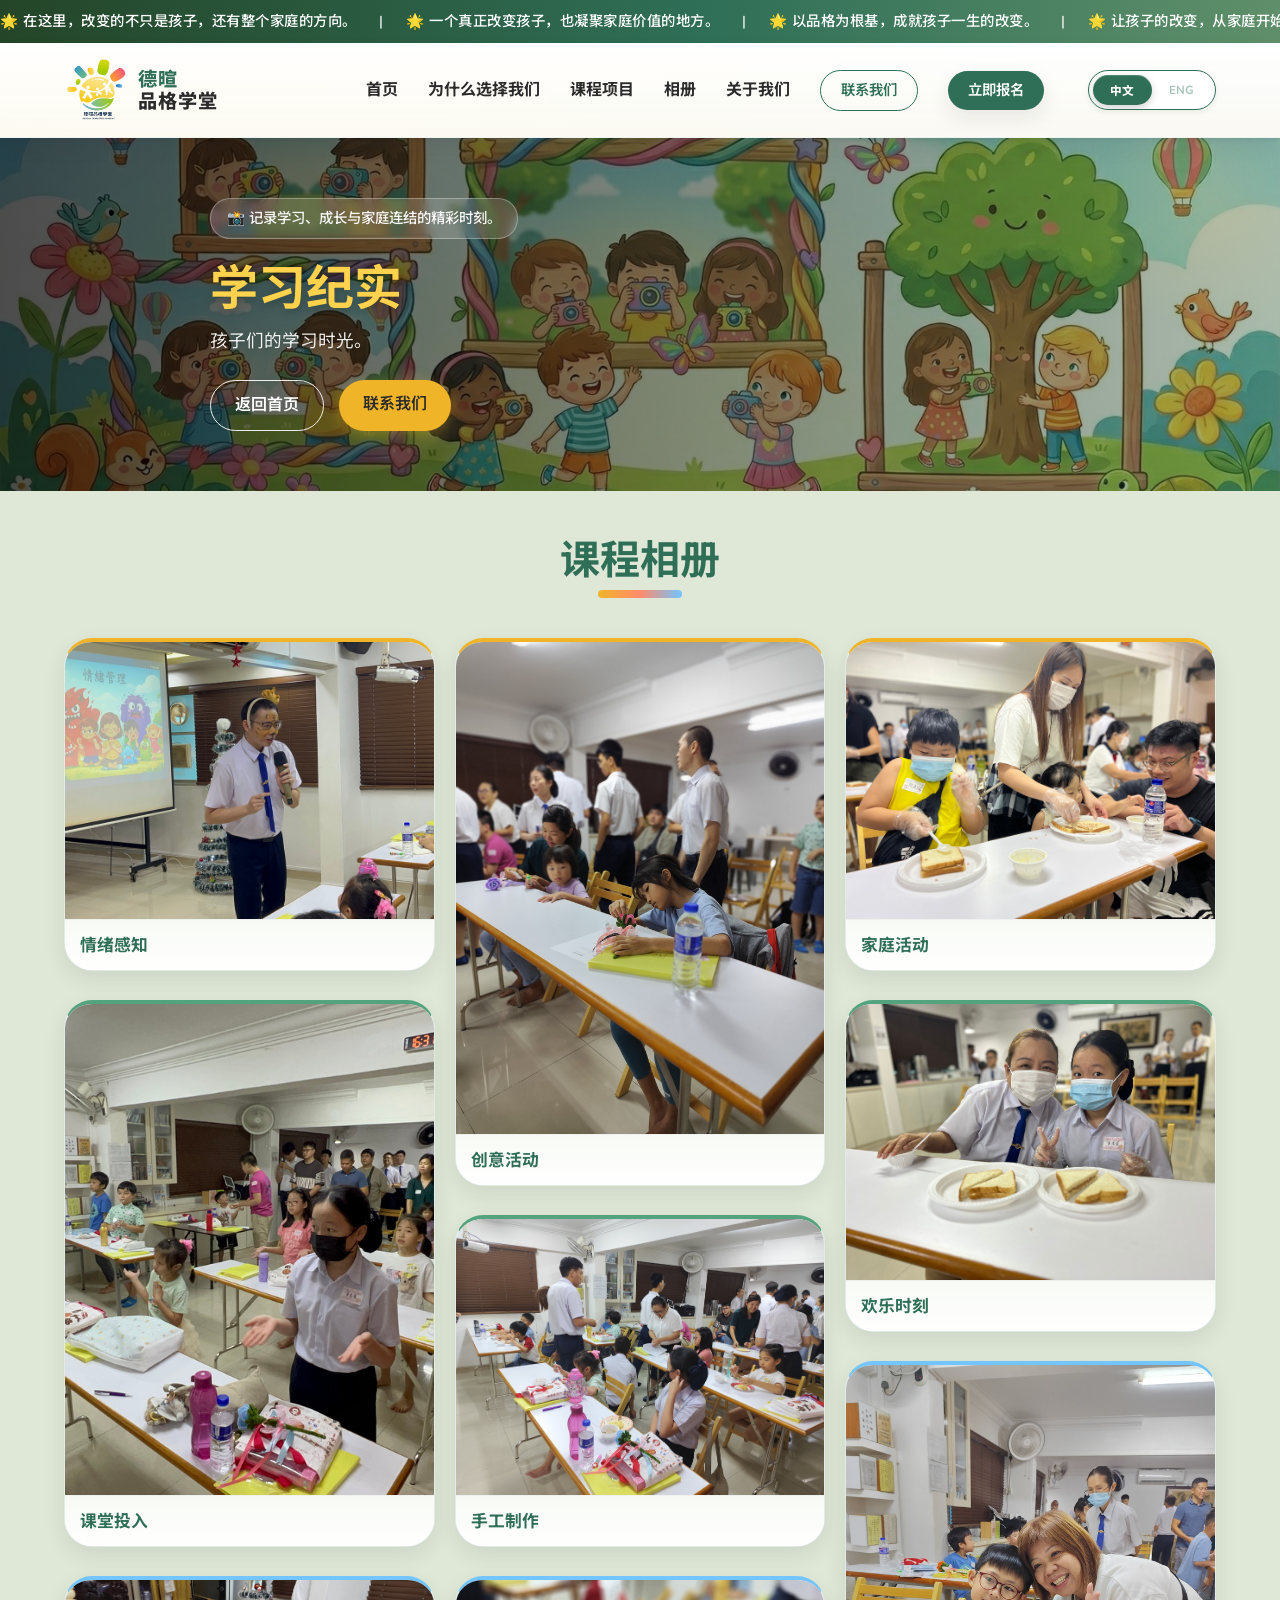
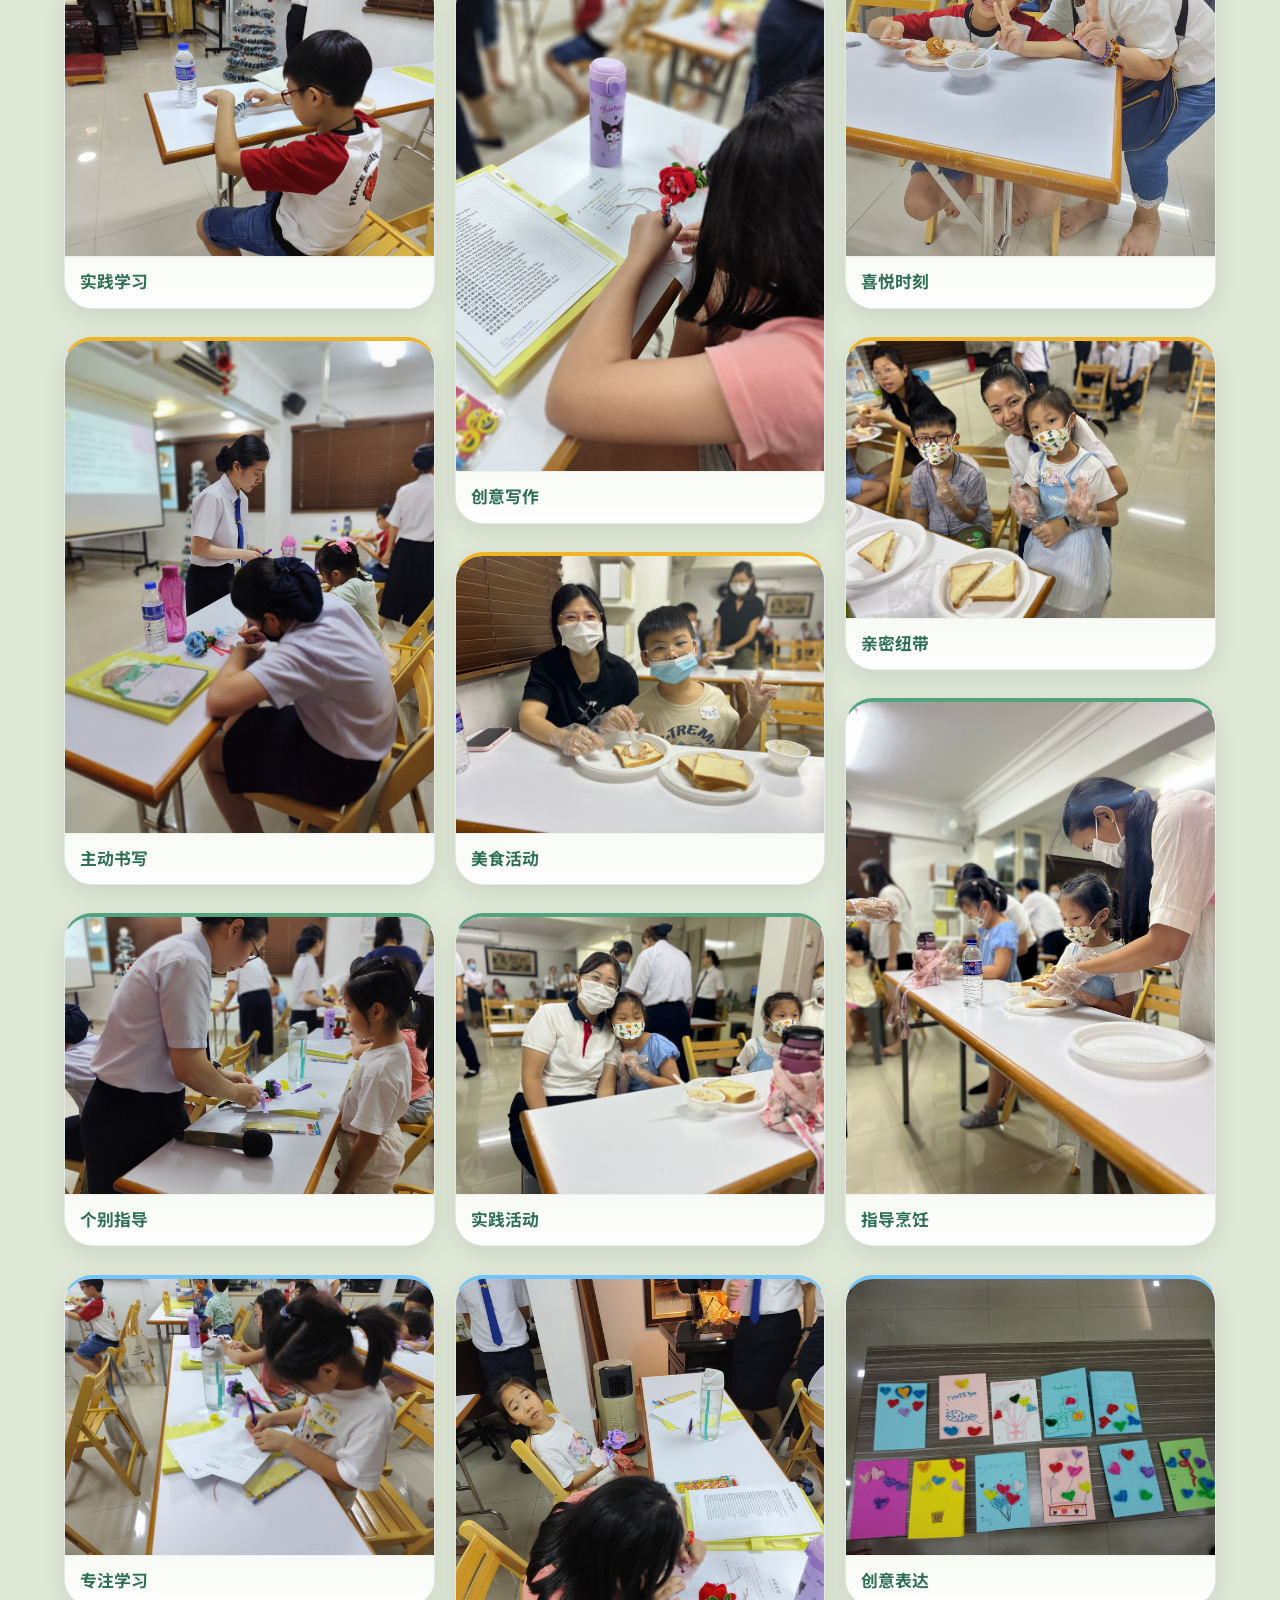
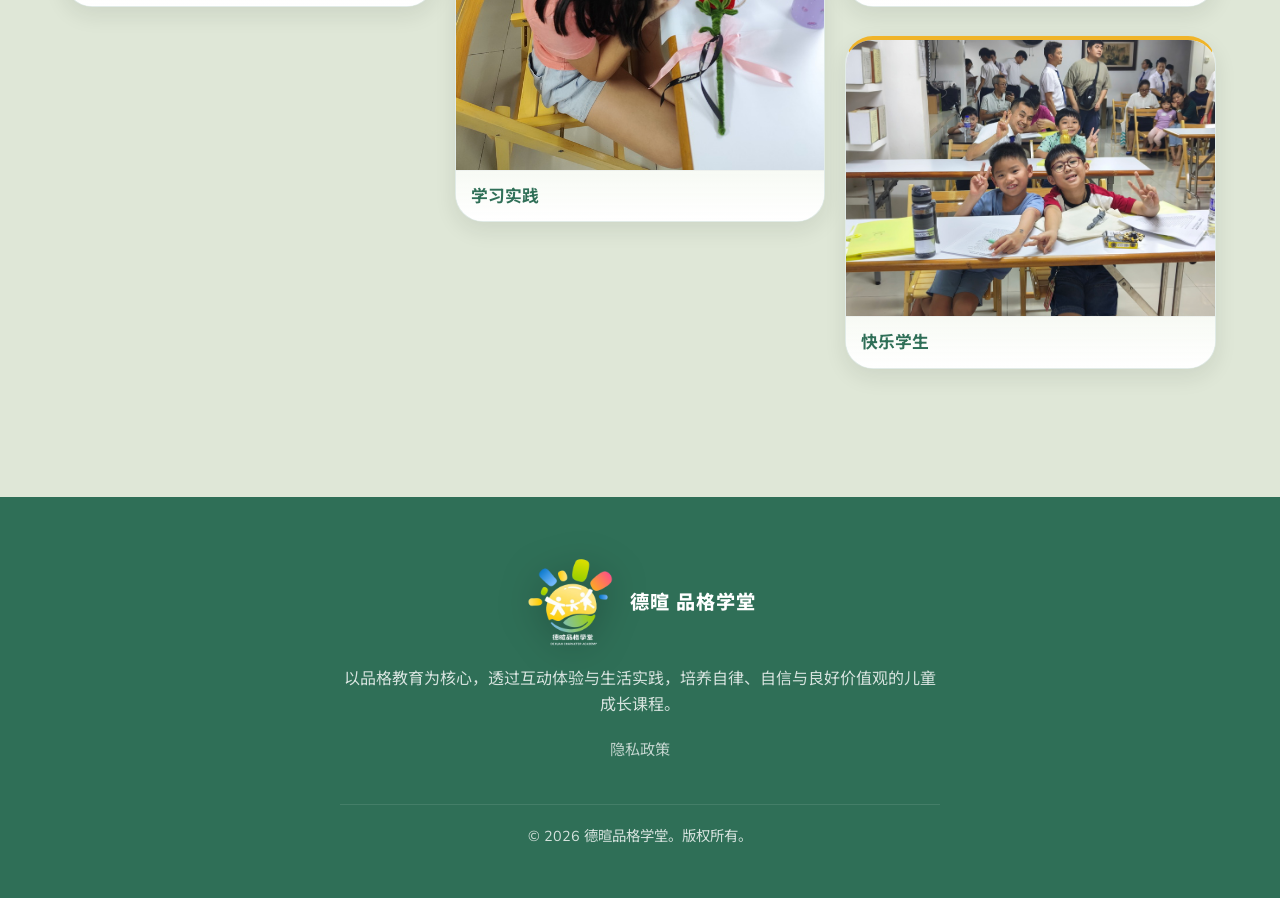
<file: gallery.html>
<!DOCTYPE html>
<html lang="en">

<head>
    <meta charset="UTF-8">
    <meta name="viewport" content="width=device-width, initial-scale=1.0">
    <meta name="description"
        content="Gallery - Dexuan Children’s Development Programme. Moments of learning, growth, and family connection.">
    <title>Gallery | DEXUAN Character Development</title>
    <!-- Google Fonts -->
    <link rel="preconnect" href="https://fonts.googleapis.com">
    <link rel="preconnect" href="https://fonts.gstatic.com" crossorigin>
    <link
        href="https://fonts.googleapis.com/css2?family=Fredoka:wght@400;500;600;700&family=Nunito:wght@400;500;600;700;800&family=Noto+Sans+SC:wght@400;500;700&display=swap"
        rel="stylesheet">
    <!-- Font Awesome -->
    <link rel="stylesheet" href="https://cdnjs.cloudflare.com/ajax/libs/font-awesome/6.4.0/css/all.min.css">
    <link rel="icon" type="image/png" href="assets/Dexuan_logo.png">
    <!-- Custom CSS -->
    <link rel="stylesheet" href="style.css">
</head>

<body data-page="gallery">
    <div id="site-header"></div>

    <header class="page-hero page-hero-gallery">
        <div class="container hero-content reveal fade-bottom">
            <div class="tagline page-hero-tagline" data-translate="gallery_tagline">📸 Moments of learning,
                growth, and family connection.
            </div>
            <h1 class="page-title page-hero-title" data-translate="gallery_title">Gallery</h1>
            <p class="page-subtitle page-hero-subtitle" data-translate="gallery_subtitle">
                A glimpse into our sessions and activities.
            </p>
            <div class="hero-buttons">
                <a href="index.html#home" class="btn btn-outline-light" data-translate="gallery_btn_home"
                    data-gallery-return-home>Return Home</a>
                <a href="index.html#contact" class="btn btn-accent" data-translate="btn_enrol_now">Contact
                    Us</a>
            </div>
        </div>
    </header>

    <section id="gallery" class="gallery-section section-padding bg-light">
        <div class="container">
            <div class="section-header reveal fade-bottom">
                <h2 class="section-title" data-translate="gallery_section_title">Our Gallery</h2>
            </div>

            <div class="gallery-grid">

                <figure class="gallery-card reveal fade-bottom">
                    <img src="assets/gallery/s.img1.JPG" class="gallery-media gallery-media--landscape"
                        alt="Landscape 1" loading="lazy">
                    <figcaption class="gallery-caption">
                        <h4 data-translate="gal_title_1">Emotional Awareness</h4>
                    </figcaption>
                </figure>

                <figure class="gallery-card reveal fade-bottom delay-1">
                    <img src="assets/gallery/s.img2.JPG" class="gallery-media gallery-media--portrait" alt="Portrait 1"
                        loading="lazy">
                    <figcaption class="gallery-caption">
                        <h4 data-translate="gal_title_2">Class Engagement</h4>
                    </figcaption>
                </figure>

                <figure class="gallery-card reveal fade-bottom delay-2">
                    <img src="assets/gallery/s.img3.jpg" class="gallery-media gallery-media--landscape"
                        alt="Landscape 2" loading="lazy">
                    <figcaption class="gallery-caption">
                        <h4 data-translate="gal_title_3">Hand On Learning</h4>
                    </figcaption>
                </figure>

                <figure class="gallery-card reveal fade-bottom">
                    <img src="assets/gallery/s.img_potrait1.jpg" class="gallery-media gallery-media--portrait"
                        alt="Portrait 2" loading="lazy">
                    <figcaption class="gallery-caption">
                        <h4 data-translate="gal_title_4">Active Writing</h4>
                    </figcaption>
                </figure>

                <figure class="gallery-card reveal fade-bottom delay-1">
                    <img src="assets/gallery/s.img_potrait2.jpg" class="gallery-media gallery-media--landscape"
                        alt="Landscape 3" loading="lazy">
                    <figcaption class="gallery-caption">
                        <h4 data-translate="gal_title_5">Individual Guidance</h4>
                    </figcaption>
                </figure>

                <figure class="gallery-card reveal fade-bottom delay-2">
                    <img src="assets/gallery/s.img4.jpg" class="gallery-media gallery-media--landscape"
                        alt="Landscape 4" loading="lazy">
                    <figcaption class="gallery-caption">
                        <h4 data-translate="gal_title_6">Focused Learning</h4>
                    </figcaption>
                </figure>

                <figure class="gallery-card reveal fade-bottom">
                    <img src="assets/gallery/s.img_potrait3.jpg" class="gallery-media gallery-media--portrait"
                        alt="Portrait 3" loading="lazy">
                    <figcaption class="gallery-caption">
                        <h4 data-translate="gal_title_7">Creative Activity</h4>
                    </figcaption>
                </figure>

                <figure class="gallery-card reveal fade-bottom delay-1">
                    <img src="assets/gallery/s.img5.jpg" class="gallery-media gallery-media--landscape"
                        alt="Landscape 5" loading="lazy">
                    <figcaption class="gallery-caption">
                        <h4 data-translate="gal_title_8">Hand On Craft</h4>
                    </figcaption>
                </figure>

                <figure class="gallery-card reveal fade-bottom delay-2">
                    <img src="assets/gallery/s.img_potrait4.jpg" class="gallery-media gallery-media--portrait"
                        alt="Portrait 4" loading="lazy">
                    <figcaption class="gallery-caption">
                        <h4 data-translate="gal_title_9">Creative Writing</h4>
                    </figcaption>
                </figure>

                <figure class="gallery-card reveal fade-bottom">
                    <img src="assets/gallery/s.img6.jpg" class="gallery-media gallery-media--landscape"
                        alt="Landscape 6" loading="lazy">
                    <figcaption class="gallery-caption">
                        <h4 data-translate="gal_title_10">Food Activity</h4>
                    </figcaption>
                </figure>

                <figure class="gallery-card reveal fade-bottom delay-1">
                    <img src="assets/gallery/s.img7.jpg" class="gallery-media gallery-media--landscape"
                        alt="Landscape 7" loading="lazy">
                    <figcaption class="gallery-caption">
                        <h4 data-translate="gal_title_11">Hand On Activity</h4>
                    </figcaption>
                </figure>

                <figure class="gallery-card reveal fade-bottom delay-2">
                    <img src="assets/gallery/s.img_potrait5.jpg" class="gallery-media gallery-media--portrait"
                        alt="Portrait 5" loading="lazy">
                    <figcaption class="gallery-caption">
                        <h4 data-translate="gal_title_12">Learning Practice</h4>
                    </figcaption>
                </figure>

                <figure class="gallery-card reveal fade-bottom">
                    <img src="assets/gallery/s.img8.jpg" class="gallery-media gallery-media--landscape"
                        alt="Landscape 8" loading="lazy">
                    <figcaption class="gallery-caption">
                        <h4 data-translate="gal_title_13">Family Activity</h4>
                    </figcaption>
                </figure>

                <figure class="gallery-card reveal fade-bottom delay-1">
                    <img src="assets/gallery/s.im9.jpg" class="gallery-media gallery-media--landscape" alt="Landscape 9"
                        loading="lazy">
                    <figcaption class="gallery-caption">
                        <h4 data-translate="gal_title_14">Happy Moments</h4>
                    </figcaption>
                </figure>

                <figure class="gallery-card reveal fade-bottom delay-2">
                    <img src="assets/gallery/s.img_potrait6.jpg" class="gallery-media gallery-media--portrait"
                        alt="Portrait 6" loading="lazy">
                    <figcaption class="gallery-caption">
                        <h4 data-translate="gal_title_15">Joyful Moments</h4>
                    </figcaption>
                </figure>

                <figure class="gallery-card reveal fade-bottom">
                    <img src="assets/gallery/s.img10.jpg " class="gallery-media gallery-media--landscape"
                        alt="Landscape 10" loading="lazy">
                    <figcaption class="gallery-caption">
                        <h4 data-translate="gal_title_16">Happy Bond</h4>
                    </figcaption>
                </figure>

                <figure class="gallery-card reveal fade-bottom delay-1">
                    <img src="assets/gallery/s.img_potrait7.jpg" class="gallery-media gallery-media--portrait"
                        alt="Portrait 7" loading="lazy">
                    <figcaption class="gallery-caption">
                        <h4 data-translate="gal_title_17">Guided Cooking</h4>
                    </figcaption>
                </figure>

                <figure class="gallery-card reveal fade-bottom delay-2">
                    <img src="assets/gallery/s.img11.jpg" class="gallery-media gallery-media--landscape"
                        alt="Landscape 11" loading="lazy">
                    <figcaption class="gallery-caption">
                        <h4 data-translate="gal_title_18">Creative Expression</h4>
                    </figcaption>
                </figure>

                <figure class="gallery-card reveal fade-bottom">
                    <img src="assets/gallery/s.img12.jpg" class="gallery-media gallery-media--landscape"
                        alt="Landscape 12" loading="lazy">
                    <figcaption class="gallery-caption">
                        <h4 data-translate="gal_title_19">Happy Students</h4>
                    </figcaption>
                </figure>

            </div>
        </div>
    </section>

    <!-- Lightbox Modal for Gallery Images -->
    <div id="lightbox" class="lightbox-modal">
        <span class="lightbox-close">&times;</span>
        <img class="lightbox-content" id="lightbox-img">
    </div>

    <div id="site-footer"></div>

    <script src="translations.js"></script>
    <script src="script.js"></script>
</body>

</html>
</file>
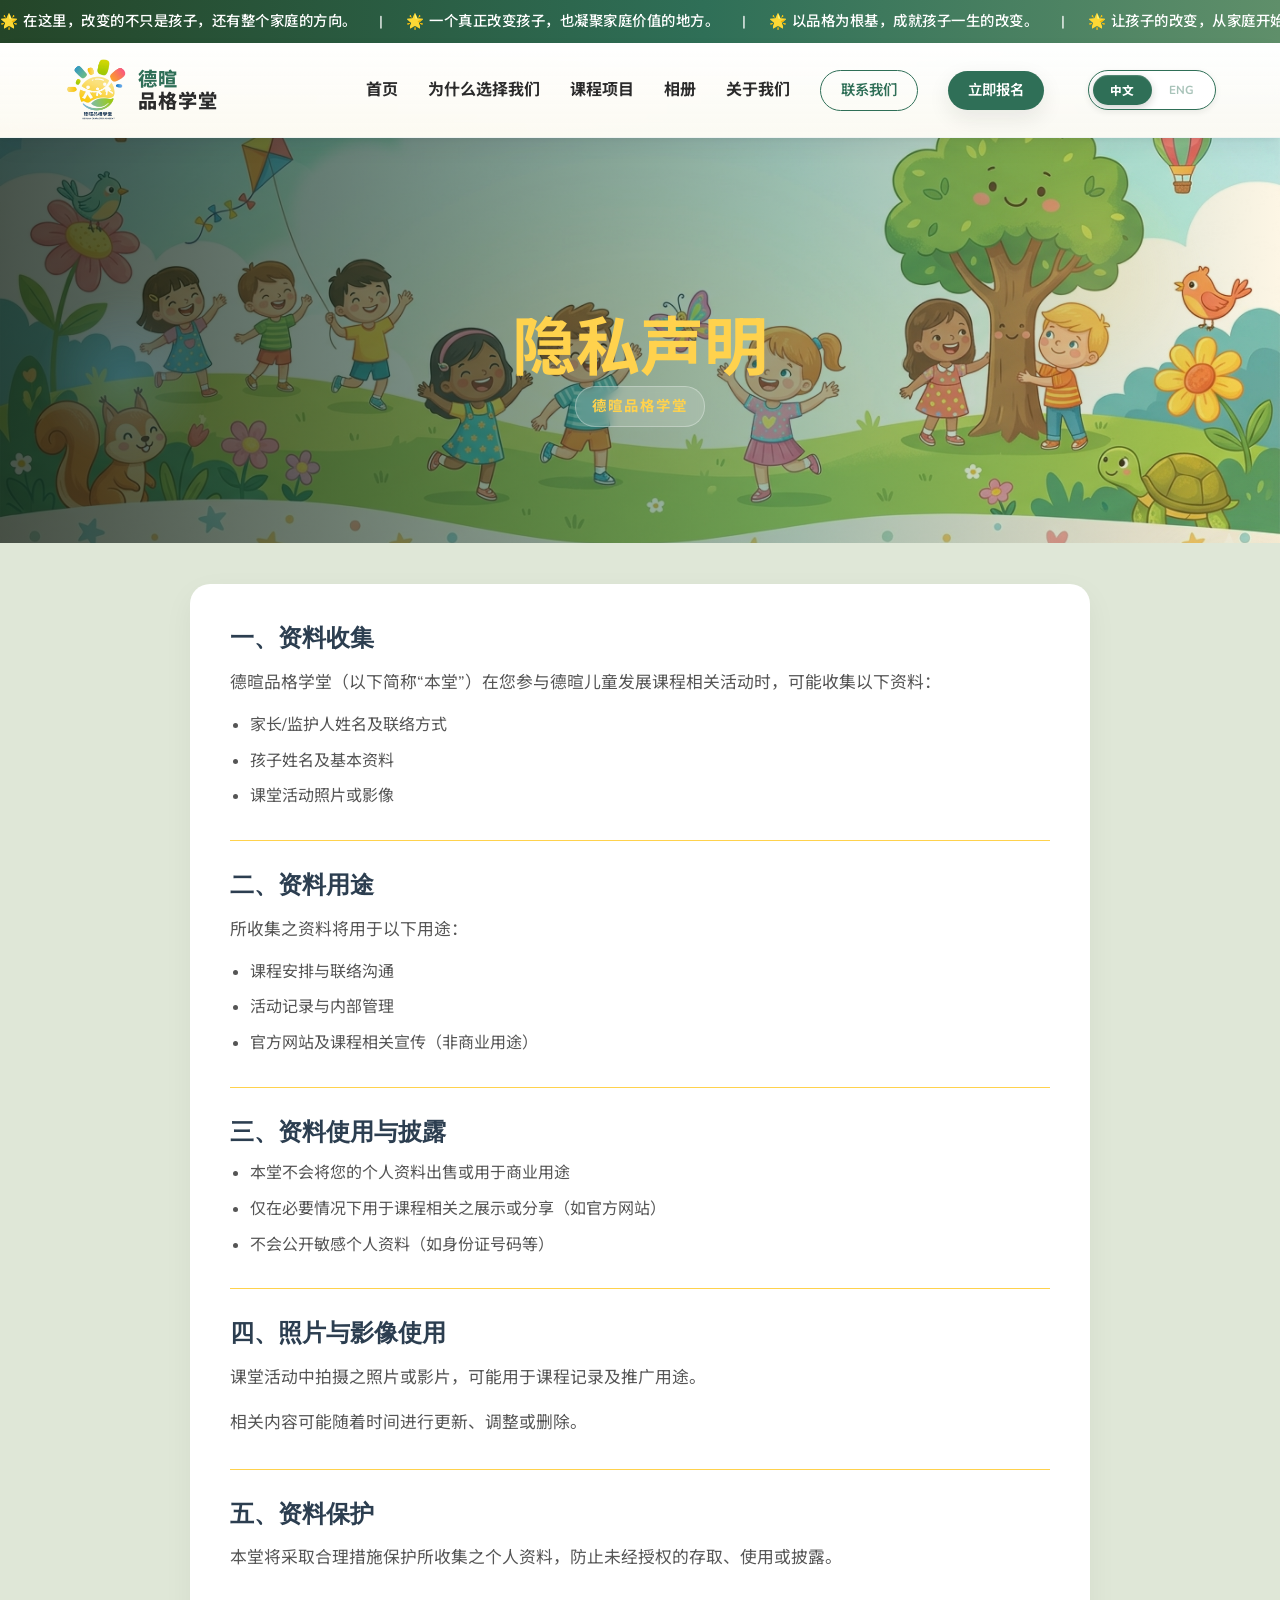
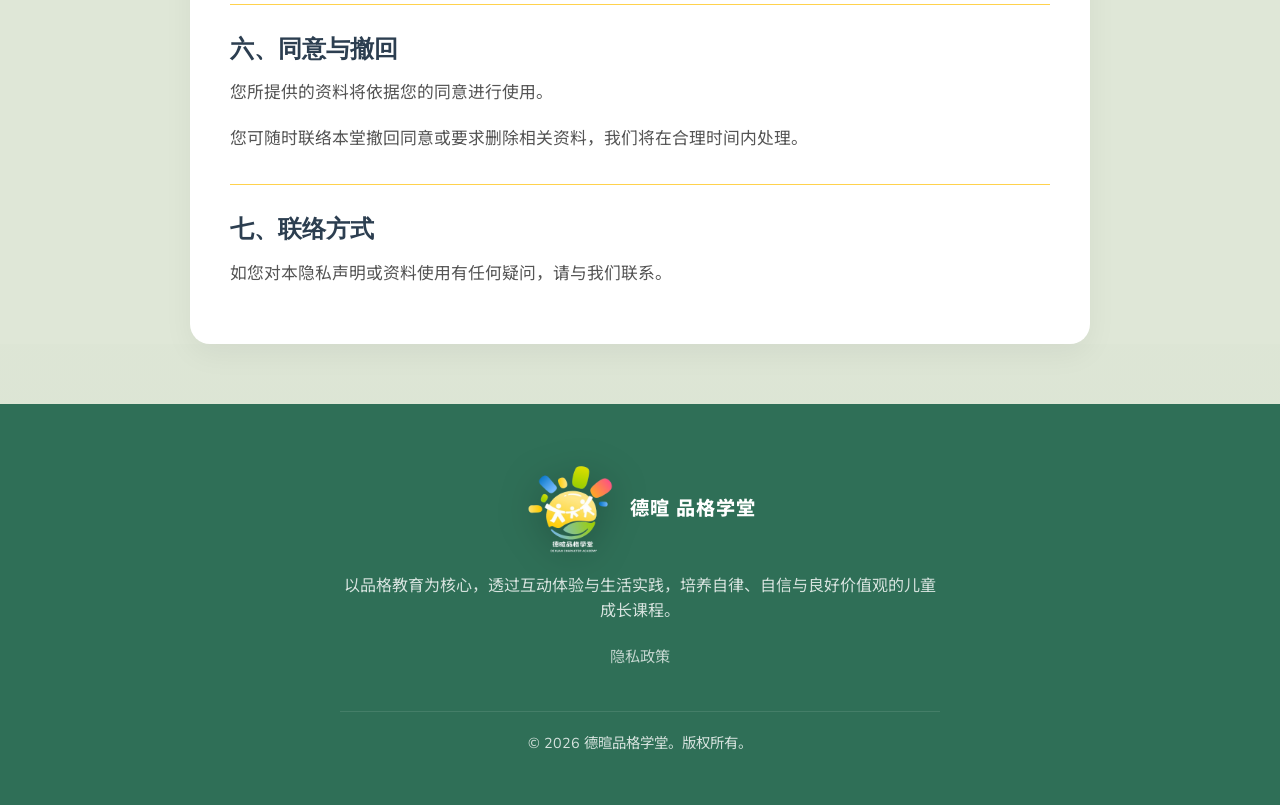
<file: privacy.html>
<!DOCTYPE html>
<html lang="en">

<head>
    <meta charset="UTF-8">
    <meta name="viewport" content="width=device-width, initial-scale=1.0">
    <meta name="description" content="Privacy Statement for Dexuan Children's Development Programme.">
    <title data-translate="privacy_page_title">Privacy Statement - DEXUAN Character Development</title>
    <!-- Google Fonts -->
    <link rel="preconnect" href="https://fonts.googleapis.com">
    <link rel="preconnect" href="https://fonts.gstatic.com" crossorigin>
    <link
        href="https://fonts.googleapis.com/css2?family=Fredoka:wght@400;500;600;700&family=Nunito:wght@400;500;600;700;800&family=Noto+Sans+SC:wght@400;500;700&display=swap"
        rel="stylesheet">
    <!-- Font Awesome -->
    <link rel="stylesheet" href="https://cdnjs.cloudflare.com/ajax/libs/font-awesome/6.4.0/css/all.min.css">
    <link rel="icon" type="image/png" href="assets/Dexuan_logo.png">
    <!-- Custom CSS -->
    <link rel="stylesheet" href="style.css">
    <style>
        .privacy-content-wrapper {
            background: #ffffff;
            border-radius: 20px;
            padding: 40px;
            box-shadow: 0 10px 30px rgba(0, 0, 0, 0.05);
            margin-top: 40px;
            margin-bottom: 60px;
        }

        .privacy-content-wrapper h2 {
            font-size: 1.5rem;
            color: var(--primary-color, #2c3e50);
            margin-top: 30px;
            margin-bottom: 15px;
            font-family: 'Fredoka', sans-serif;
        }

        .privacy-content-wrapper h2:first-of-type {
            margin-top: 0;
        }

        .privacy-content-wrapper p {
            line-height: 1.8;
            color: var(--text-color, #555);
            margin-bottom: 15px;
            font-size: 1.05rem;
        }

        .privacy-content-wrapper ul {
            padding-left: 20px;
            margin-bottom: 20px;
        }

        .privacy-content-wrapper ul li {
            margin-bottom: 10px;
            color: var(--text-color, #555);
            line-height: 1.6;
            list-style-type: disc;
        }

        .privacy-divider {
            border: 0;
            height: 1px;
            background: #ffd24d;
            margin: 30px 0;
        }

        .page-header {
            padding-top: 150px;
            padding-bottom: 40px;
            text-align: center;
        }
    </style>
</head>

<body data-page="privacy">

    <div id="site-header"></div>

    <header class="hero"
        style="min-height: 45vh; padding: 150px 0 80px; display: flex; align-items: center; justify-content: center; text-align: center; border-bottom: none;">
        <div class="hero-bg">
            <img src="assets/Privacy.png" alt="Children engaging in learning activities">
            <div class="hero-overlay"></div>
        </div>
        <div class="container hero-content reveal fade-bottom">
            <h1 class="hero-title" data-translate="privacy_hero_title"
                style="font-size: clamp(2.5rem, 5vw, 4rem); margin-bottom: 0; color: #ffd24d;">
                Privacy Statement
            </h1>
            <div class="tagline page-hero-tagline" data-translate="privacy_hero_tagline"
                style="color: #ffd24d; font-weight: 700; letter-spacing: 2px; margin-bottom: 15px; text-transform: uppercase;">
                DEXUAN Character Development
            </div>
        </div>
    </header>

    <main class="bg-light" style="min-height: 60vh; padding-top: 1px;">

        <div class="container container-narrow reveal fade-bottom">
            <div class="privacy-content-wrapper">
                <h2 data-translate="privacy_section_1_title">1. Collection of Personal Data</h2>
                <p data-translate="privacy_section_1_intro">DEXUAN Character Development ("we", "our", or "the Organisation")
                    may collect the following personal data when you participate in the DEXUAN Children Development
                    Programme:</p>
                <ul>
                    <li data-translate="privacy_section_1_item_1">Parent/guardian name and contact details</li>
                    <li data-translate="privacy_section_1_item_2">Child's name and basic information</li>
                    <li data-translate="privacy_section_1_item_3">Photos or videos taken during activities</li>
                </ul>

                <hr class="privacy-divider">

                <h2 data-translate="privacy_section_2_title">2. Purpose of Use</h2>
                <p data-translate="privacy_section_2_intro">The collected data may be used for the following purposes:</p>
                <ul>
                    <li data-translate="privacy_section_2_item_1">Programme administration and communication</li>
                    <li data-translate="privacy_section_2_item_2">Activity documentation and internal management</li>
                    <li data-translate="privacy_section_2_item_3">Official website display and programme-related
                        publicity (non-commercial)</li>
                </ul>

                <hr class="privacy-divider">

                <h2 data-translate="privacy_section_3_title">3. Use and Disclosure</h2>
                <ul>
                    <li data-translate="privacy_section_3_item_1">We do not sell or use personal data for commercial
                        purposes</li>
                    <li data-translate="privacy_section_3_item_2">Data will only be used for purposes related to the
                        programme</li>
                    <li data-translate="privacy_section_3_item_3">Sensitive personal data (e.g. identification numbers)
                        will not be disclosed</li>
                </ul>

                <hr class="privacy-divider">

                <h2 data-translate="privacy_section_4_title">4. Photos and Videos</h2>
                <p data-translate="privacy_section_4_p1">Photos or videos taken during activities may be used for
                    documentation and promotional purposes.</p>
                <p data-translate="privacy_section_4_p2">Such content may be updated, modified, or removed over time.</p>

                <hr class="privacy-divider">

                <h2 data-translate="privacy_section_5_title">5. Data Protection</h2>
                <p data-translate="privacy_section_5_p1">We take reasonable measures to protect personal data against
                    unauthorized access, use, or disclosure.</p>

                <hr class="privacy-divider">

                <h2 data-translate="privacy_section_6_title">6. Consent and Withdrawal</h2>
                <p data-translate="privacy_section_6_p1">Personal data will be used based on your consent.</p>
                <p data-translate="privacy_section_6_p2">You may withdraw your consent or request removal of your data at
                    any time, and we will process such requests within a reasonable period.</p>

                <hr class="privacy-divider">

                <h2 data-translate="privacy_section_7_title">7. Contact Us</h2>
                <p data-translate="privacy_section_7_p1">If you have any questions regarding this Privacy Notice, please
                    contact us.</p>
            </div>
        </div>
    </main>

    <div id="site-footer"></div>

    <script src="translations.js"></script>
    <script src="script.js"></script>
</body>

</html>
</file>
<file: style.css>
/* 
===============================================
 Dexuan Children's Development Programme 
 CSS Stylesheet 
=============================================== 
*/

:root {
    /* Color Palette - Premium, Warm, Natural */
    --primary: #2f6f57;
    /* Deep Forest Green - Growth, stability */
    --primary-light: #53a37f;
    --secondary: #f0b429;
    /* Warm Gold - Value, character */
    --secondary-light: #ffd56a;
    --accent-coral: #ff8b6b;
    --accent-sky: #72c5ff;
    --accent-lilac: #b9a7ff;
    --bg-light: #dfe7d7;
    /* Soft Linen */
    --text-dark: #2b2b2b;
    --text-muted: #6b6b6b;
    --white: #ffffff;
    --card-surface: #ffffff;
    --card-surface-warm: #fff1c4;
    --surface-variant: #e6eddd;
    --surface-soft-gold: #fff6d9;
    --surface-soft-green: #eef8f0;
    --surface-soft-cream: #fff8f0;
    --outline: rgba(47, 111, 87, 0.14);
    --outline-strong: rgba(47, 111, 87, 0.22);
    --body-font: 'Nunito', 'Noto Sans SC', sans-serif;
    --display-font: 'Fredoka', 'Noto Sans SC', sans-serif;

    /* Variables */
    --transition-speed: 0.3s;
    --border-radius: 16px;
    --shadow: 0 8px 22px rgba(24, 36, 22, 0.09);
    --shadow-hover: 0 14px 30px rgba(24, 36, 22, 0.14), 0 6px 12px rgba(24, 36, 22, 0.08);
}

/* Base Styles & Resets */
* {
    margin: 0;
    padding: 0;
    box-sizing: border-box;
}

html {
    scroll-behavior: smooth;
    font-size: 16px;
    overflow-x: clip;
}

body {
    font-family: var(--body-font);
    color: var(--text-dark);
    background:
        radial-gradient(circle at top left, rgba(255, 229, 160, 0.42) 0, rgba(255, 229, 160, 0) 28%),
        radial-gradient(circle at top right, rgba(114, 197, 255, 0.26) 0, rgba(114, 197, 255, 0) 24%),
        linear-gradient(180deg, #eef4e7 0%, #d9e2d1 100%);
    line-height: 1.6;
    width: 100%;
    position: relative;
    overflow-x: clip;
}

body::before,
body::after {
    content: '';
    position: fixed;
    inset: auto;
    pointer-events: none;
    z-index: -1;
    border-radius: 50%;
    filter: blur(12px);
    opacity: 0.55;
}

body::before {
    width: 320px;
    height: 320px;
    top: 120px;
    left: -120px;
    background: radial-gradient(circle, rgba(255, 214, 122, 0.34) 0%, rgba(255, 214, 122, 0) 72%);
}

body::after {
    width: 260px;
    height: 260px;
    bottom: 140px;
    right: -90px;
    background: radial-gradient(circle, rgba(110, 219, 180, 0.24) 0%, rgba(110, 219, 180, 0) 72%);
}

section,
header,
footer {
    width: 100%;
    overflow: hidden;
    /* prevents inner items from breaking page width */
}

h1,
h2,
h3,
h4,
h5,
h6 {
    font-weight: 700;
    line-height: 1.2;
    margin-bottom: 1rem;
    color: var(--primary);
}

p {
    margin-bottom: 1rem;
}

a {
    text-decoration: none;
    color: var(--primary);
    transition: color var(--transition-speed) ease;
}

a:hover {
    color: var(--secondary);
}

ul {
    list-style: none;
}

img {
    max-width: 100%;
    height: auto;
    display: block;
}

/* Utilities */
.container {
    width: 90%;
    max-width: 1200px;
    margin: 0 auto;
}

.container-narrow {
    max-width: 900px;
}

.section-padding {
    padding: 100px 0;
}

#pillars.section-padding {
    padding-top: 50px;
}

.bg-light {
    background-color: var(--bg-light);
}

.text-center {
    text-align: center;
}

.text-white {
    color: var(--white) !important;
}

.text-white-50 {
    color: rgba(0, 75, 34, 0.8) !important;
}

.text-primary {
    color: var(--primary) !important;
}

.mb-4 {
    margin-bottom: 2rem;
}

.mt-3 {
    margin-top: 1.5rem;
}

.mt-4 {
    margin-top: 2rem;
}

.mt-5 {
    margin-top: 3rem;
}

/* Buttons */
.btn {
    display: inline-block;
    padding: 12px 24px;
    border-radius: 999px;
    font-weight: 600;
    font-size: 1rem;
    cursor: pointer;
    transition: transform var(--transition-speed) ease, box-shadow var(--transition-speed) ease, background-color var(--transition-speed) ease, color var(--transition-speed) ease, border-color var(--transition-speed) ease;
    border: none;
    text-align: center;
    box-shadow: var(--shadow);
    position: relative;
    overflow: hidden;
}

.btn-primary {
    background-color: var(--primary);
    color: var(--white);
}

.btn-primary:hover {
    background-color: #25482a;
    color: var(--white);
    transform: translateY(-2px) scale(1.01);
    box-shadow: var(--shadow-hover);
}

.btn-outline-light {
    background-color: transparent;
    color: var(--white);
    border: 1.5px solid rgba(255, 255, 255, 0.9);
    box-shadow: none;
}

.btn-outline-light:hover {
    background-color: var(--white);
    color: var(--primary);
    transform: translateY(-2px) scale(1.01);
}

.btn-outline {
    background-color: transparent;
    color: var(--primary);
    border: 1.5px solid var(--primary);
    box-shadow: none;
}

.btn-outline:hover {
    background-color: var(--primary);
    color: var(--white);
    transform: translateY(-2px) scale(1.01);
}

.btn-sm {
    padding: 8px 20px;
    font-size: 0.9rem;
}

.btn-accent {
    background-color: var(--secondary);
    color: var(--text-dark);
    border: none;
    box-shadow: 0 4px 15px rgba(230, 179, 37, 0.4);
}

.btn-accent:hover {
    background-color: #e8a51c;
    color: var(--text-dark);
}

.btn-block {
    display: block;
    width: 100%;
}

/* Top Announcement Bar */
.top-announcement {
    background: linear-gradient(90deg, #244528 0%, #2f6f57 55%, #5f8f6a 100%);
    color: var(--white);
    padding: 10px 0;
    font-size: 0.9rem;
    font-weight: 500;
    letter-spacing: 0.5px;
    overflow: hidden;
    white-space: nowrap;
    width: 100%;
    display: flex;
    align-items: center;
}

.announcement-content {
    display: inline-block;
    will-change: transform;
    animation: marquee 25s linear infinite;
}

@keyframes marquee {
    0% {
        transform: translateX(100vw);
    }

    100% {
        transform: translateX(-100%);
    }
}

.header-wrapper {
    position: sticky;
    top: 0;
    width: 100%;
    z-index: 1000;
}

/* Navigation */
nav {
    background: linear-gradient(180deg, rgba(255, 255, 255, 0.98), rgba(252, 250, 243, 0.94));
    backdrop-filter: blur(8px);
    width: 100%;
    box-shadow: 0 2px 4px rgba(16, 24, 40, 0.05), 0 10px 20px rgba(16, 24, 40, 0.05);
    transition: all 0.3s ease;
    border-bottom: 1px solid rgba(47, 111, 87, 0.08);
}

nav.scrolled {
    padding: 5px 0;
}

.nav-container {
    display: flex;
    justify-content: space-between;
    align-items: center;
    padding: 15px 0;
    position: relative;
    gap: 14px;
    flex-wrap: wrap;
}

.logo {
    display: flex;
    align-items: center;
    gap: 10px;
    color: var(--primary);
    flex: 0 1 auto;
    min-width: 0;
}

.logo-img {
    height: 64px;
    width: auto;
    display: block;
}

.logo-text {
    font-family: var(--display-font);
    display: inline-flex;
    flex-direction: column;
    justify-content: center;
    font-size: 1.2rem;
    font-weight: 800;
    line-height: 1.1;
    text-transform: uppercase;
    letter-spacing: 1px;
    min-width: 0;
}

.logo-text .logo-cn-main,
.logo-text .logo-cn-sub {
    font-size: 1em;
    font-weight: 800;
    letter-spacing: 0.08em;
    line-height: 1.15;
    text-transform: none;
    transition: color var(--transition-speed) ease;
}

.logo-text .logo-cn-main {
    color: var(--primary);
}

.logo-text .logo-cn-sub {
    color: var(--text-dark);
}

.logo:hover .logo-cn-main,
.logo:focus-visible .logo-cn-main {
    color: var(--secondary);
}

.logo:hover .logo-cn-sub,
.logo:focus-visible .logo-cn-sub {
    color: var(--text-dark);
}

.logo-text small {
    font-size: 0.7rem;
    font-weight: 500;
    letter-spacing: 0.5px;
    color: var(--text-muted);
    text-transform: none;
}

.logo-icon {
    font-size: 2rem;
    color: var(--secondary);
}

.nav-links {
    display: flex;
    align-items: center;
    flex-wrap: wrap;
    justify-content: flex-end;
    gap: 30px;
    row-gap: 12px;
    margin-left: auto;
    margin-right: 30px;
    flex: 1 1 420px;
    min-width: 0;
}

.nav-links a:not(.btn) {
    display: inline-flex;
    align-items: center;
    color: var(--text-dark);
    font-weight: 700;
    position: relative;
    line-height: 1.3;
    text-align: center;
}

.nav-links a:not(.btn)::after {
    content: '';
    position: absolute;
    bottom: -5px;
    left: 0;
    width: 0;
    height: 2px;
    background-color: var(--secondary);
    transition: width var(--transition-speed) ease;
}

.nav-links a:not(.btn):hover::after {
    width: 100%;
}

.nav-links a:not(.btn):hover {
    color: var(--primary);
}

.lang-switch {
    appearance: none;
    -webkit-appearance: none;
    border: none;
    background: transparent;
    padding: 0;
    cursor: pointer;
    flex-shrink: 0;
    min-width: 128px;
    min-height: 40px;
    height: auto;
    display: inline-flex;
    align-items: center;
    justify-content: center;
    -webkit-tap-highlight-color: transparent;
}

.lang-switch__track {
    position: relative;
    width: 100%;
    min-height: 40px;
    height: 100%;
    display: flex;
    align-items: center;
    justify-content: space-between;
    padding: 4px;
    border-radius: 999px;
    background: var(--white);
    border: 1.5px solid var(--primary);
    box-shadow: 0 2px 6px rgba(24, 36, 22, 0.08);
    overflow: hidden;
}

.lang-switch__label {
    position: relative;
    z-index: 2;
    flex: 1;
    text-align: center;
    font-family: var(--body-font);
    font-size: 0.73rem;
    font-weight: 700;
    letter-spacing: 0.02em;
    color: rgba(47, 111, 87, 0.5);
    transition: color var(--transition-speed) ease, transform var(--transition-speed) ease;
    user-select: none;
    white-space: nowrap;
}

.lang-switch__thumb {
    position: absolute;
    top: 4px;
    left: 4px;
    width: calc(50% - 4px);
    height: calc(100% - 8px);
    border-radius: 999px;
    background: var(--primary);
    box-shadow: inset 0 1px 1px rgba(255, 255, 255, 0.18), 0 3px 8px rgba(24, 36, 22, 0.2);
    transform: translateX(0);
    transition: transform 0.32s ease, background-color 0.32s ease, box-shadow 0.32s ease;
}

.lang-switch[data-lang='en'] .lang-switch__thumb {
    transform: translateX(100%);
}

.lang-switch[data-lang='zh'] .lang-switch__label--zh,
.lang-switch[data-lang='en'] .lang-switch__label--en {
    color: var(--white);
    font-weight: 800;
    transform: translateY(-0.5px);
}

.lang-switch[data-lang='zh'] .lang-switch__label--en,
.lang-switch[data-lang='en'] .lang-switch__label--zh {
    color: rgba(47, 111, 87, 0.42);
}

.lang-switch:hover .lang-switch__track {
    background: var(--white);
    border-color: var(--primary);
    box-shadow: 0 4px 10px rgba(24, 36, 22, 0.12);
}

.lang-switch:focus-visible {
    outline: 3px solid rgba(114, 197, 255, 0.4);
    outline-offset: 4px;
    border-radius: 999px;
}

.nav-right-controls {
    display: flex;
    align-items: center;
    gap: 15px;
    margin-left: auto;
    flex-shrink: 0;
}

html[lang='zh-Hans'] .logo-text,
html[lang='zh-Hans'] .footer-logo-text {
    line-height: 1.2;
    letter-spacing: 0.03em;
    text-transform: none;
}

html[lang='zh-Hans'] .logo-text .logo-cn-main,
html[lang='zh-Hans'] .logo-text .logo-cn-sub,
html[lang='zh-Hans'] .footer-logo-text .logo-cn-main,
html[lang='zh-Hans'] .footer-logo-text .logo-cn-sub {
    letter-spacing: 0.06em;
}

.mobile-menu-btn {
    display: none;
    font-size: 1.5rem;
    color: var(--primary);
    cursor: pointer;
}

/* Hero Section */
.hero {
    position: relative;
    height: auto;
    min-height: 0;
    display: flex;
    align-items: flex-start;
    padding: 30px 0 85px;
    overflow: hidden;
}

.hero::before,
.hero::after {
    content: '';
    position: absolute;
    border-radius: 50%;
    pointer-events: none;
    z-index: 0;
    filter: blur(4px);
}

.hero::before {
    width: 220px;
    height: 220px;
    top: 30px;
    right: 6%;
    background: radial-gradient(circle, rgba(255, 214, 122, 0.2) 0%, rgba(255, 214, 122, 0) 72%);
}

.hero::after {
    width: 170px;
    height: 170px;
    bottom: 80px;
    left: 3%;
    background: radial-gradient(circle, rgba(114, 197, 255, 0.18) 0%, rgba(114, 197, 255, 0) 72%);
}

.hero-bg {
    position: absolute;
    top: 0;
    left: 0;
    width: 100%;
    height: 100%;
    z-index: -1;
}

.hero-bg img {
    width: 100%;
    height: 100%;
    object-fit: cover;
    object-position: center;
}

.hero-overlay {
    position: absolute;
    top: 0;
    left: 0;
    width: 100%;
    height: 100%;
    background: linear-gradient(to right, rgba(14, 28, 17, 0.76) 0%, rgba(47, 111, 87, 0.44) 62%, rgba(240, 180, 41, 0.12) 100%);
}

.hero-content {
    position: relative;
    z-index: 1;
    color: var(--white);
    max-width: 860px;
}

.tagline {
    background-color: rgba(255, 255, 255, 0.15);
    backdrop-filter: blur(5px);
    border-radius: 20px;
    padding: 8px 16px;
    display: inline-block;
    font-size: 0.9rem;
    font-weight: 500;
    margin-bottom: 20px;
    border: 1px solid rgba(255, 255, 255, 0.3);
}

.hero-title {
    font-family: var(--display-font);
    font-size: 4rem;
    color: var(--white);
    margin-bottom: 20px;
    text-wrap: balance;
}

.hero-title span {
    color: var(--secondary);
}

.hero-desc {
    font-size: 1.1rem;
    margin-bottom: 20px;
    opacity: 0.9;
}

.hero-buttons {
    display: flex;
    gap: 15px;
}

.section-actions {
    display: flex;
    gap: 15px;
    justify-content: center;
    flex-wrap: wrap;
}

.page-hero .page-hero-tagline {
    color: rgba(255, 255, 255, 0.95);
}

.page-hero .page-hero-title {
    color: #ffd24d;
    text-shadow: 0 2px 10px rgba(0, 0, 0, 0.28);
}

.page-hero .page-hero-subtitle {
    color: rgba(255, 255, 255, 0.92);
    text-shadow: 0 1px 6px rgba(0, 0, 0, 0.22);
}

/* Page Hero (Internal Pages like Gallery) */
.page-hero {
    position: relative;
    overflow: hidden;
    padding: 60px 0 60px;
    /* Reduced top padding from 120px to 80px to move content up */
}

.page-hero::after {
    content: '';
    position: absolute;
    width: 240px;
    height: 240px;
    top: -50px;
    right: -50px;
    background: radial-gradient(circle, rgba(255, 214, 122, 0.16) 0%, rgba(255, 214, 122, 0) 72%);
    border-radius: 50%;
    pointer-events: none;
    z-index: 0;
}

.page-hero-gallery {
    background-image: url("assets/gallery_bg.jpg");
    background-size: cover;
    background-position: center;
    background-repeat: no-repeat;
}

.page-hero-gallery::before {
    content: '';
    position: absolute;
    top: 0;
    left: 0;
    width: 100%;
    height: 100%;
    background: linear-gradient(to right, rgba(0, 0, 0, 0.7) 0%, rgba(44, 85, 48, 0.4) 100%);
    z-index: 0;
}

.page-hero .container {
    position: relative;
    z-index: 1;
}

.page-hero-gallery .tagline {
    background-color: rgba(255, 255, 255, 0.15);
    border-color: rgba(255, 255, 255, 0.3);
}

.page-title {
    font-family: var(--display-font);
    font-size: 3rem;
    margin-bottom: 10px;
    color: var(--secondary);
}

.page-subtitle {
    font-size: 1.1rem;
    color: var(--text-muted);
    max-width: 700px;
    margin-bottom: 25px;
}

/* Gallery */
.gallery-section-bg {
    position: relative;
    background-image: linear-gradient(rgba(251, 249, 246, 0.88), rgba(251, 249, 246, 0.88)), url("assets/gallery_bg.jpg");
    background-size: cover;
    background-position: center;
    background-repeat: no-repeat;
}

.gallery-section-bg .gallery-card {
    background-color: var(--white);
}

.gallery-section.section-padding {
    padding-top: 44px;
}

#gallery .section-header {
    margin-bottom: 24px;
}

body[data-page='gallery'] #gallery .reveal {
    opacity: 1;
    visibility: visible;
    transform: none;
    transition: none;
}

.gallery-grid {
    column-count: 3;
    column-gap: 20px;
}

.preview-grid {
    display: grid;
    grid-template-columns: repeat(3, 1fr);
    gap: 20px;
}

.preview-grid .gallery-card {
    margin-bottom: 0;
    display: block;
}

.preview-grid .gallery-card img {
    height: 260px;
}

.gallery-card {
    background: var(--white);
    border-radius: var(--border-radius);
    overflow: hidden;
    box-shadow: var(--shadow);
    transition: transform var(--transition-speed) ease, box-shadow var(--transition-speed) ease;
    break-inside: avoid;
    margin-bottom: 20px;
    display: inline-block;
    border: 1px solid var(--outline);
    width: 100%;
}

.gallery-card:hover {
    transform: translateY(-3px);
    box-shadow: var(--shadow-hover);
}

.gallery-card {
    border-radius: 28px;
}

.gallery-card:nth-child(3n + 1) {
    border-top: 4px solid var(--secondary);
}

.gallery-card:nth-child(3n + 2) {
    border-top: 4px solid var(--primary-light);
}

.gallery-card:nth-child(3n + 3) {
    border-top: 4px solid var(--accent-sky);
}

.gallery-card img {
    width: 100%;
    height: auto;
    display: block;
    object-fit: cover;
    cursor: zoom-in;
    transition: transform 0.4s ease;
}

.gallery-media {
    width: 100%;
    display: block;
    object-fit: cover;
    background: var(--surface-variant);
}

.gallery-media--landscape {
    aspect-ratio: 4 / 3;
}

.gallery-media--portrait {
    aspect-ratio: 3 / 4;
}

.gallery-card img:hover {
    transform: scale(1.03);
}

.gallery-caption {
    padding: 15px;
    text-align: left;
    background: linear-gradient(180deg, rgba(247, 250, 244, 0.95), rgba(255, 255, 255, 0.98));
    border-top: 1px solid rgba(44, 85, 48, 0.08);
}

.gallery-caption h4 {
    margin: 0;
    font-size: 1.05rem;
    color: var(--primary);
    font-family: var(--display-font);
}

/* Sections Global */
.section-header {
    text-align: center;
    margin-bottom: 50px;
}

.section-title {
    font-family: var(--display-font);
    font-size: 2.5rem;
    position: relative;
    display: inline-block;
    padding-bottom: 15px;
}

.section-title::after {
    content: '';
    position: absolute;
    bottom: 0;
    left: 50%;
    transform: translateX(-50%);
    width: 84px;
    height: 8px;
    background: linear-gradient(90deg, var(--secondary) 0%, var(--accent-coral) 50%, var(--accent-sky) 100%);
    border-radius: 999px;
}

.section-subtitle {
    font-size: 1.2rem;
    color: var(--text-muted);
    max-width: 600px;
    margin: 15px auto 0;
}

.section-title-2 {
    font-family: var(--display-font);
    font-size: 1.5rem;
    font-weight: 700;
    color: var(--primary-light);
    position: relative;
    display: inline-block;
    margin-top: 12px;
    padding-bottom: 12px;
    letter-spacing: 0.01em;
}

.section-title-2::after {
    content: '';
    position: absolute;
    bottom: 0;
    left: 50%;
    transform: translateX(-50%);
    width: 54px;
    height: 5px;
    background: linear-gradient(90deg, var(--accent-sky) 0%, var(--secondary) 100%);
    border-radius: 999px;
    opacity: 0.9;
}

/* Pillars Section */
.pillars-grid {
    display: grid;
    grid-template-columns: repeat(3, 1fr);
    gap: 30px;
    align-items: stretch;
}

.pillars-highlight {
    font-size: 1.3rem;
    font-weight: 600;
    color: var(--primary);
    margin-bottom: 30px;
}

.pillar-card {
    background: linear-gradient(180deg, var(--surface-soft-gold) 0%, var(--white) 100%);
    padding: 40px 30px;
    border-radius: 28px;
    box-shadow: var(--shadow);
    text-align: center;
    transition: all var(--transition-speed) ease;
    border: 1px solid rgba(230, 179, 37, 0.18);
    border-top: 4px solid var(--secondary);
}

.pillar-card:hover {
    transform: translateY(-6px) rotate(-0.5deg);
    box-shadow: var(--shadow-hover);
    border-top-color: var(--primary-light);
}

.pillar-card:nth-child(2n) {
    background: linear-gradient(180deg, #eef8f0 0%, #ffffff 100%);
    border-top-color: var(--primary-light);
}

.pillar-card:nth-child(3n) {
    background: linear-gradient(180deg, #edf4ff 0%, #ffffff 100%);
    border-top-color: var(--accent-sky);
}

.pillar-card:nth-child(2n):hover {
    transform: translateY(-6px) rotate(0.5deg);
}

.pillar-icon {
    font-size: 3rem;
    color: var(--primary);
    margin-bottom: 20px;
    transition: transform var(--transition-speed) ease;
}

.pillar-card:hover .pillar-icon {
    transform: scale(1.1);
    color: var(--secondary);
}

/* Split Section (Immersive Chinese) */
.split-section {
    display: flex;
    align-items: center;
    background-color: var(--bg-light);
}

.split-content,
.split-image {
    flex: 1;
}

.split-content {
    padding: 80px 10%;
}

.split-text .section-title {
    display: block;
}

.split-image {
    height: 100%;
    min-height: 500px;
    position: relative;
}

.split-image img {
    width: 100%;
    height: 100%;
    object-fit: cover;
    position: absolute;
    top: 0;
    left: 0;
}

.badge {
    background: linear-gradient(90deg, var(--primary-light), var(--accent-sky));
    color: var(--white);
    padding: 5px 12px;
    border-radius: 999px;
    font-size: 0.8rem;
    font-weight: 600;
    display: inline-block;
    margin-bottom: 15px;
}

/* Why Us Section */
.lead-text {
    font-size: 1.2rem;
    margin-bottom: 40px;
    line-height: 1.8;
}

.features-list {
    display: grid;
    grid-template-columns: repeat(2, 1fr);
    gap: 20px;
    margin-top: 30px;
}

.feature-item {
    display: flex;
    align-items: center;
    gap: 15px;
    background: linear-gradient(180deg, var(--surface-soft-green) 0%, var(--white) 100%);
    padding: 20px;
    border-radius: 24px;
    box-shadow: var(--shadow);
    transition: transform var(--transition-speed) ease, box-shadow var(--transition-speed) ease;
    border: 1px solid rgba(62, 115, 67, 0.16);
    border-left: 4px solid var(--primary-light);
}

.feature-item:hover {
    transform: translateY(-4px);
    box-shadow: var(--shadow-hover);
}

.feature-item:nth-child(3n + 1) {
    background: linear-gradient(180deg, #eef8f0 0%, #ffffff 100%);
    border-left-color: var(--primary-light);
}

.feature-item:nth-child(3n + 2) {
    background: linear-gradient(180deg, #fff3df 0%, #ffffff 100%);
    border-left-color: var(--secondary);
}

.feature-item:nth-child(3n + 3) {
    background: linear-gradient(180deg, #edf4ff 0%, #ffffff 100%);
    border-left-color: var(--accent-sky);
}

.feature-item i {
    color: var(--primary);
    font-size: 1.5rem;
}

.feature-item span {
    font-weight: 600;
    color: var(--text-dark);
}

/* Learning Approach */
.approach-grid {
    display: grid;
    grid-template-columns: 1fr 1fr;
    gap: 50px;
    align-items: center;
}

.approach-list {
    margin-top: 30px;
}

.approach-list li {
    background: linear-gradient(180deg, var(--surface-soft-cream) 0%, var(--white) 100%);
    padding: 15px 20px;
    margin-bottom: 15px;
    border-radius: 22px;
    display: flex;
    align-items: center;
    gap: 15px;
    font-weight: 600;
    color: var(--text-dark);
    box-shadow: var(--shadow);
    border: 1px solid rgba(230, 179, 37, 0.16);
    border-left: 4px solid var(--secondary);
    transition: transform var(--transition-speed) ease, box-shadow var(--transition-speed) ease, background-color var(--transition-speed) ease;
}

.approach-list li:hover {
    transform: translateY(-3px);
    box-shadow: var(--shadow-hover);
    background: linear-gradient(180deg, #fff1c7 0%, #f9f6ea 100%);
}

.approach-list i {
    color: var(--white);
    background: linear-gradient(135deg, var(--primary), var(--primary-light));
    width: 34px;
    height: 34px;
    min-width: 34px;
    border-radius: 50%;
    display: inline-flex;
    align-items: center;
    justify-content: center;
    box-shadow: 0 6px 16px rgba(44, 85, 48, 0.22);
    flex-shrink: 0;
}

.approach-list span {
    line-height: 1.4;
}

.glass-card {
    background: linear-gradient(180deg, rgba(255, 255, 255, 0.98), rgba(251, 247, 233, 0.98));
    border: 1px solid var(--outline);
    box-shadow: var(--shadow-hover);
    border-radius: 32px;
    padding: 50px;
    position: relative;
    color: var(--text-dark);
    text-align: center;
}

.quote-icon {
    font-size: 3rem;
    color: var(--secondary);
    opacity: 0.9;
    margin-bottom: 20px;
}

.glass-card h3 {
    color: var(--primary);
    font-size: 1.8rem;
    margin-bottom: 20px;
}

/* Testimonials */
.testimonials-grid,
.testimonials-decor {
    display: none;
}

.testimonials-marquee {
    --testimonial-gap: 28px;
    position: relative;
    margin-top: 38px;
}

.testimonials-marquee__viewport {
    overflow: hidden;
    border-radius: 36px;
    padding: 18px 0;
}

.testimonials-marquee__track {
    display: flex;
    align-items: stretch;
    gap: var(--testimonial-gap);
    width: max-content;
    animation: testimonials-loop 42s linear infinite;
    animation-play-state: running;
    will-change: transform;
}

@media (hover: hover) and (pointer: fine) {
    .testimonials-marquee:hover .testimonials-marquee__track,
    .testimonials-marquee:focus-within .testimonials-marquee__track {
        animation-play-state: paused;
    }
}

.testimonials-marquee__group {
    display: flex;
    align-items: stretch;
    gap: var(--testimonial-gap);
    flex-shrink: 0;
}

.testimonials-marquee__fade {
    position: absolute;
    top: 0;
    bottom: 0;
    width: 110px;
    z-index: 2;
    pointer-events: none;
}

.testimonials-marquee__fade--left {
    left: 0;
    background: linear-gradient(90deg, rgba(214, 221, 232, 0.98) 0%, rgba(214, 221, 232, 0) 100%);
}

.testimonials-marquee__fade--right {
    right: 0;
    background: linear-gradient(270deg, rgba(214, 221, 232, 0.98) 0%, rgba(214, 221, 232, 0) 100%);
}

.testimonial-card {
    background: linear-gradient(180deg, rgba(255, 255, 255, 0.96) 0%, rgba(248, 241, 228, 0.94) 100%);
    padding: 40px;
    border-radius: 30px;
    box-shadow: var(--shadow);
    position: relative;
    border: 1px solid rgba(44, 85, 48, 0.12);
    border-top: 4px solid var(--secondary);
    flex-shrink: 0;
}

.testimonial-card--story {
    width: min(360px, 78vw);
}

.testimonial-card--story:nth-child(3n) {
    background: linear-gradient(180deg, rgba(255, 253, 246, 0.96) 0%, rgba(246, 251, 255, 0.94) 100%);
    border-top-color: var(--accent-sky);
}

.testimonial-card--story:nth-child(4n) {
    background: linear-gradient(180deg, rgba(253, 249, 255, 0.96) 0%, rgba(255, 246, 235, 0.94) 100%);
    border-top-color: var(--accent-coral);
}

.testimonial-card--story::before {
    content: '\f10d';
    /* quote-left */
    font-family: "Font Awesome 6 Free";
    font-weight: 900;
    position: absolute;
    top: 20px;
    left: 20px;
    font-size: 2rem;
    color: var(--secondary);
    opacity: 0.2;
}

.testimonial-card--moment {
    width: min(300px, 70vw);
    padding: 16px;
    display: flex;
    flex-direction: column;
    justify-content: space-between;
    gap: 14px;
    background: linear-gradient(180deg, rgba(255, 250, 241, 0.98) 0%, rgba(255, 255, 255, 0.92) 100%);
    border-top-color: var(--secondary-light);
}

.testimonial-moment-img {
    width: 100%;
    height: 250px;
    object-fit: cover;
    border-radius: 22px;
    display: block;
}

.testimonial-moment-caption {
    font-weight: 700;
    color: var(--primary);
    text-align: center;
    font-size: 1rem;
    letter-spacing: 0.02em;
}

.t-content {
    font-style: italic;
    font-size: 1.1rem;
    line-height: 1.7;
    margin-bottom: 20px;
    position: relative;
    z-index: 1;
}

.t-author {
    font-weight: 700;
    color: var(--primary);
}

@keyframes testimonials-loop {
    from {
        transform: translateX(0);
    }

    to {
        transform: translateX(calc(-50% - (var(--testimonial-gap) / 2)));
    }
}

@media (prefers-reduced-motion: reduce) {
    .testimonials-marquee__track {
        animation-duration: 72s;
    }
}

/* Programme Highlights */
.info-banner {
    display: grid;
    grid-template-columns: repeat(4, minmax(0, 1fr));
    background: var(--white);
    padding: 30px;
    border-radius: var(--border-radius);
    box-shadow: var(--shadow-hover);
    margin-bottom: 50px;
    gap: 20px;
    border: 1px solid var(--outline);
}

.info-item {
    display: flex;
    align-items: center;
    gap: 15px;
    background: linear-gradient(180deg, var(--surface-soft-gold) 0%, var(--white) 100%);
    border: 1px solid rgba(230, 179, 37, 0.16);
    border-radius: 24px;
    padding: 16px 18px;
    min-width: 0;
    width: 100%;
    box-shadow: var(--shadow);
}

.info-item:nth-child(2n) {
    background: linear-gradient(180deg, #eef8f0 0%, #ffffff 100%);
    border-color: rgba(83, 163, 127, 0.16);
}

.info-item:nth-child(3n) {
    background: linear-gradient(180deg, #edf4ff 0%, #ffffff 100%);
    border-color: rgba(114, 197, 255, 0.16);
}

.info-item i {
    font-size: 2.5rem;
    color: var(--secondary);
}

.info-item div {
    display: flex;
    flex-direction: column;
}

.info-item strong {
    font-size: 1.1rem;
    color: var(--primary);
}

.info-item span {
    font-size: 0.9rem;
    color: var(--text-muted);
}

.themes-grid {
    display: grid;
    grid-template-columns: repeat(3, 1fr);
    gap: 20px;
}

.theme-card {
    background: linear-gradient(180deg, var(--surface-soft-green) 0%, var(--white) 100%);
    padding: 30px;
    border-radius: 28px;
    position: relative;
    display: flex;
    flex-direction: column;
    overflow: hidden;
    box-shadow: var(--shadow);
    transition: all var(--transition-speed) ease;
    border: 1px solid rgba(62, 115, 67, 0.14);
    border-top: 3px solid var(--primary);
}

.theme-card:hover {
    transform: translateY(-5px) rotate(-0.4deg);
    box-shadow: var(--shadow-hover);
    border-top-color: var(--secondary);
}

.theme-card:nth-child(3n + 1) {
    background: linear-gradient(180deg, #eef8f0 0%, #ffffff 100%);
    border-top-color: var(--primary-light);
}

.theme-card:nth-child(3n + 2) {
    background: linear-gradient(180deg, #fff3e0 0%, #ffffff 100%);
    border-top-color: var(--secondary);
}

.theme-card:nth-child(3n + 3) {
    background: linear-gradient(180deg, #edf4ff 0%, #ffffff 100%);
    border-top-color: var(--accent-sky);
}

.theme-num {
    position: absolute;
    top: -15px;
    right: -10px;
    font-size: 5rem;
    font-weight: 800;
    color: rgba(44, 85, 48, 0.05);
    line-height: 1;
}

.theme-card h4 {
    font-size: 1.2rem;
    margin-bottom: 10px;
}

.theme-meta {
    display: flex;
    flex-wrap: wrap;
    order: 3;
    gap: 8px;
    margin-top: auto;
    padding-top: 14px;
}

.theme-chip {
    display: inline-flex;
    align-items: center;
    padding: 5px 10px;
    border-radius: 999px;
    font-size: 0.8rem;
    font-weight: 600;
    letter-spacing: 0.01em;
    color: var(--primary);
    background: rgba(255, 255, 255, 0.85);
    border: 1px solid rgba(62, 115, 67, 0.18);
}

.theme-card p {
    font-size: 0.95rem;
    color: var(--text-muted);
    margin: 0;
}

.pill-tags {
    display: flex;
    flex-wrap: wrap;
    justify-content: center;
    gap: 10px;
    margin-top: 20px;
}

.pill {
    background: linear-gradient(180deg, #fff5dc 0%, #fffdfa 100%);
    color: var(--primary);
    padding: 8px 16px;
    border-radius: 999px;
    font-size: 0.9rem;
    font-weight: 500;
    border: 1px solid rgba(230, 179, 37, 0.16);
}

.pill:nth-child(2n) {
    background: linear-gradient(180deg, #eef8f0 0%, #ffffff 100%);
    border-color: rgba(83, 163, 127, 0.16);
}

.pill:nth-child(3n) {
    background: linear-gradient(180deg, #edf4ff 0%, #ffffff 100%);
    border-color: rgba(114, 197, 255, 0.16);
}

/* About Us Section */
.about-grid {
    display: grid;
    grid-template-columns: 300px 1fr;
    gap: 50px;
}

.about-menu {
    border-left: 2px solid var(--bg-light);
}

.about-menu li {
    padding: 15px 20px;
    cursor: pointer;
    font-weight: 600;
    color: var(--text-muted);
    transition: all var(--transition-speed) ease;
    position: relative;
}

.about-menu li::before {
    content: '';
    position: absolute;
    left: -2px;
    top: 0;
    height: 100%;
    width: 2px;
    background-color: transparent;
    transition: background-color var(--transition-speed) ease;
}

.about-menu li:hover,
.about-menu li.active {
    color: var(--primary);
    background: linear-gradient(90deg, rgba(240, 180, 41, 0.16), rgba(114, 197, 255, 0.12));
}

.about-menu li.active::before {
    background-color: var(--primary);
}

.about-pane {
    display: none;
    animation: fadeIn 0.5s ease;
}

.about-pane.active {
    display: block;
}

.about-pane h3 {
    font-size: 2rem;
    margin-bottom: 20px;
    color: var(--secondary);
}

.highlight-quote {
    font-size: 1.3rem;
    font-weight: 600;
    color: var(--primary);
    border-left: 4px solid var(--secondary);
    padding-left: 20px;
    margin: 20px 0;
}

.styled-list li {
    margin-bottom: 15px;
    font-size: 1.1rem;
}

/* Contact / Form */
.glass-form-container {
    background: linear-gradient(180deg, #fffdf6 0%, #f6fbf4 100%);
    padding: 50px;
    border-radius: 32px;
    box-shadow: var(--shadow);
    border: 1px solid var(--outline);
}

.form-group {
    margin-bottom: 20px;
}

.form-group label {
    display: block;
    margin-bottom: 8px;
    font-weight: 600;
    color: var(--primary);
}

.form-control {
    width: 100%;
    padding: 12px 15px;
    border: 1px solid rgba(47, 111, 87, 0.16);
    border-radius: 16px;
    font-family: inherit;
    font-size: 1rem;
    transition: border-color var(--transition-speed) ease;
    background: rgba(255, 255, 255, 0.9);
}

.form-control:focus {
    outline: none;
    border-color: var(--primary);
    box-shadow: 0 0 0 3px rgba(44, 85, 48, 0.1);
}

/* Form Toast */
.form-toast-host {
    position: fixed;
    left: 50%;
    bottom: 24px;
    transform: translateX(-50%);
    z-index: 12000;
    width: min(92vw, 560px);
    pointer-events: none;
}

.form-toast {
    pointer-events: auto;
    display: flex;
    align-items: center;
    gap: 14px;
    padding: 14px 18px;
    border-radius: 18px;
    box-shadow: 0 18px 40px rgba(19, 31, 20, 0.2);
    border: 1px solid rgba(255, 255, 255, 0.18);
    backdrop-filter: blur(14px);
    color: var(--white);
    animation: toast-in 0.28s ease-out;
}

.form-toast-success {
    background: linear-gradient(135deg, rgba(44, 85, 48, 0.96), rgba(62, 115, 67, 0.96));
}

.form-toast-error {
    background: linear-gradient(135deg, rgba(109, 39, 36, 0.96), rgba(166, 52, 44, 0.96));
}

.form-toast-icon {
    width: 30px;
    height: 30px;
    border-radius: 50%;
    display: inline-flex;
    align-items: center;
    justify-content: center;
    flex: 0 0 30px;
    background: rgba(255, 255, 255, 0.16);
    font-weight: 800;
}

.form-toast-message {
    flex: 1;
    font-weight: 500;
    line-height: 1.45;
}

.form-toast-close {
    width: 34px;
    height: 34px;
    border: none;
    border-radius: 50%;
    background: rgba(255, 255, 255, 0.14);
    color: var(--white);
    font-size: 1.1rem;
    cursor: pointer;
    transition: background-color var(--transition-speed) ease, transform var(--transition-speed) ease;
}

.form-toast-close:hover {
    background: rgba(255, 255, 255, 0.24);
    transform: scale(1.05);
}

.form-toast.is-hiding {
    animation: toast-out 0.22s ease-in forwards;
}

@keyframes toast-in {
    from {
        opacity: 0;
        transform: translateY(12px) scale(0.98);
    }

    to {
        opacity: 1;
        transform: translateY(0) scale(1);
    }
}

@keyframes toast-out {
    from {
        opacity: 1;
        transform: translateY(0) scale(1);
    }

    to {
        opacity: 0;
        transform: translateY(10px) scale(0.98);
    }
}

/* Footer */
footer {
    background-color: var(--primary);
    color: var(--white);
    padding: 60px 0 30px;
}

.footer-brand {
    display: flex;
    align-items: center;
    justify-content: center;
    flex-wrap: wrap;
    gap: 14px;
    margin-bottom: 18px;
}

.footer-logo-img {
    height: 92px;
    width: auto;
    display: block;
    filter: drop-shadow(0 6px 18px rgba(0, 0, 0, 0.25));
}

.footer-logo-text {
    font-size: 1.2rem;
    font-weight: 800;
    line-height: 1.1;
    text-transform: uppercase;
    letter-spacing: 1px;
    color: var(--white);
    text-align: left;
    max-width: 100%;
}

.footer-logo-text .logo-cn-main,
.footer-logo-text .logo-cn-sub {
    font-size: 1em;
    font-weight: 800;
    letter-spacing: 1px;
    color: inherit;
    text-transform: none;
}

.footer-logo-text small {
    display: inline-block;
    font-size: 0.75rem;
    font-weight: 500;
    letter-spacing: 0.6px;
    text-transform: none;
    color: rgba(255, 255, 255, 0.78);
}

.footer-logo {
    font-size: 1.5rem;
    margin-bottom: 20px;
    color: var(--secondary);
}

footer p {
    color: rgba(255, 255, 255, 0.8);
    max-width: 600px;
    margin: 0 auto 20px;
}

@media (max-width: 1180px) {
    nav {
        border-bottom: none;
    }

    .nav-container {
        flex-wrap: nowrap;
        align-items: center;
    }

    .logo {
        flex: 1 1 auto;
        min-width: 0;
    }

    .nav-right-controls {
        margin-left: auto;
    }

    .nav-links {
        margin-left: 0;
        margin-right: 0;
        display: flex;
        position: absolute;
        top: calc(100% - 1px);
        right: 0;
        left: auto;
        width: min(92vw, 420px);
        background: linear-gradient(180deg, rgba(255, 255, 255, 0.98), rgba(252, 250, 243, 0.94));
        flex-direction: column;
        align-items: stretch;
        padding: 0 20px;
        gap: 12px;
        max-height: 0;
        opacity: 0;
        visibility: hidden;
        pointer-events: none;
        overflow: hidden;
        transform: translate(0, -12px) scaleY(0.92);
        transform-origin: top center;
        box-sizing: border-box;
        box-shadow: 0 10px 20px rgba(0, 0, 0, 0.1);
        z-index: 1000;
        border-radius: 0 0 22px 22px;
        border: 1px solid rgba(47, 111, 87, 0.14);
        border-top: none;
        transition: max-height 0.34s ease, opacity 0.24s ease, transform 0.34s cubic-bezier(0.22, 1, 0.36, 1), padding 0.34s ease, visibility 0s linear 0.34s;
    }

    .nav-links.active {
        max-height: 560px;
        padding: 18px 20px 20px;
        opacity: 1;
        visibility: visible;
        pointer-events: auto;
        transform: translate(0, 0) scaleY(1);
        transition: max-height 0.34s ease, opacity 0.24s ease, transform 0.34s cubic-bezier(0.22, 1, 0.36, 1), padding 0.34s ease;
        animation: navMenuDrop 0.34s cubic-bezier(0.22, 1, 0.36, 1);
    }

    .nav-links a:not(.btn) {
        width: 100%;
        justify-content: center;
        text-align: center;
        padding: 4px 0;
    }

    .nav-links .btn {
        width: 100%;
        align-self: stretch;
    }

    .mobile-menu-btn {
        display: block;
    }
}

.copyright {
    margin-top: 40px;
    font-size: 0.9rem;
    border-top: 1px solid rgba(255, 255, 255, 0.1);
    padding-top: 20px;
}

/* Lightbox Modal */
.lightbox-modal {
    display: none;
    align-items: center;
    justify-content: center;
    position: fixed;
    z-index: 9999;
    left: 0;
    top: 0;
    width: 100%;
    height: 100%;
    background-color: rgba(0, 0, 0, 0.9);
    backdrop-filter: blur(5px);
    opacity: 0;
    transition: opacity 0.3s ease;
}

.lightbox-modal.show {
    opacity: 1;
}

.lightbox-content {
    margin: auto;
    display: block;
    max-width: 90%;
    max-height: 80vh;
    border-radius: 8px;
    box-shadow: 0 0 30px rgba(0, 0, 0, 0.5);
    transform: scale(0.8);
    transition: transform 0.3s ease;
}

.lightbox-modal.show .lightbox-content {
    transform: scale(1);
}

.lightbox-close {
    position: absolute;
    top: 20px;
    right: 35px;
    color: #f1f1f1;
    font-size: 40px;
    font-weight: bold;
    cursor: pointer;
    transition: color 0.3s ease;
}

.lightbox-close:hover,
.lightbox-close:focus {
    color: var(--secondary);
    text-decoration: none;
    cursor: pointer;
}

/* Reveal Animations */
.reveal {
    opacity: 0;
    visibility: hidden;
    transition: all 0.8s cubic-bezier(0.5, 0, 0, 1);
}

.reveal.active {
    opacity: 1;
    visibility: visible;
    transform: translate(0, 0);
}

.fade-bottom {
    transform: translateY(50px);
}

.fade-left {
    transform: translateX(-50px);
}

.fade-right {
    transform: translateX(50px);
}

.delay-1 {
    transition-delay: 0.1s;
}

.delay-2 {
    transition-delay: 0.2s;
}

.delay-3 {
    transition-delay: 0.3s;
}

@keyframes fadeIn {
    from {
        opacity: 0;
        transform: translateY(10px);
    }

    to {
        opacity: 1;
        transform: translateY(0);
    }
}

/* Floating WhatsApp Widget */
.wa-floating-widget {
    position: fixed;
    bottom: 30px;
    right: 30px;
    z-index: 9999;
    font-family: var(--body-font);
    opacity: 0;
    transform: translateY(20px) scale(0.8);
    pointer-events: none;
    transition: opacity 0.4s ease, transform 0.4s ease;
}

.wa-floating-widget.wa-visible {
    opacity: 1;
    transform: translateY(0) scale(1);
    pointer-events: auto;
}

.wa-floating-btn {
    width: 60px;
    height: 60px;
    border-radius: 50%;
    background-color: #38d669;
    color: white;
    border: none;
    box-shadow: 0 4px 15px rgba(56, 214, 105, 0.4);
    font-size: 35px;
    display: flex;
    align-items: center;
    justify-content: center;
    cursor: pointer;
    transition: transform 0.3s ease, background-color 0.3s ease;
    animation: waPulse 2s infinite;
}

.wa-floating-btn i {
    animation: waWiggle 3s infinite ease-in-out;
}

.wa-floating-btn:hover {
    transform: scale(1.1);
    background-color: #2ebc5b;
    animation: none;
    box-shadow: 0 6px 20px rgba(56, 214, 105, 0.6);
}

.wa-floating-btn:hover i {
    animation: none;
}

@keyframes waPulse {
    0% {
        box-shadow: 0 0 0 0 rgba(56, 214, 105, 0.7);
    }

    70% {
        box-shadow: 0 0 0 20px rgba(56, 214, 105, 0);
    }

    100% {
        box-shadow: 0 0 0 0 rgba(56, 214, 105, 0);
    }
}

@keyframes waWiggle {
    0% {
        transform: rotate(0deg);
    }

    10% {
        transform: rotate(15deg);
    }

    20% {
        transform: rotate(-10deg);
    }

    30% {
        transform: rotate(15deg);
    }

    40% {
        transform: rotate(-10deg);
    }

    50% {
        transform: rotate(0deg);
    }

    100% {
        transform: rotate(0deg);
    }
}

.wa-popup {
    position: absolute;
    bottom: 80px;
    right: 0;
    width: 330px;
    background: #f4f6f8;
    border-radius: 12px;
    box-shadow: 0 10px 30px rgba(0, 0, 0, 0.15);
    overflow: hidden;
    display: none;
    transform-origin: bottom right;
    animation: waPopIn 0.3s ease;
}

.wa-popup.show {
    display: block;
}

@keyframes waPopIn {
    from {
        opacity: 0;
        transform: scale(0.8);
    }

    to {
        opacity: 1;
        transform: scale(1);
    }
}

.wa-popup-header {
    background-color: #38d669;
    color: white;
    padding: 25px 20px;
    display: flex;
    align-items: flex-start;
    gap: 15px;
    position: relative;
    border-top-left-radius: 12px;
    border-top-right-radius: 12px;
}

.wa-main-icon {
    font-size: 2.2rem;
    margin-top: 2px;
}

.wa-header-texts {
    display: flex;
    flex-direction: column;
    gap: 5px;
    padding-right: 15px;
    /* space for close btn */
}

.wa-header-texts h4 {
    margin: 0;
    font-size: 1.15rem;
    font-weight: 700;
    color: white;
}

.wa-header-texts p {
    margin: 0;
    font-size: 0.85rem;
    line-height: 1.3;
    color: rgba(255, 255, 255, 0.95);
}

.wa-close-btn {
    position: absolute;
    top: 15px;
    right: 15px;
    background: none;
    border: none;
    color: white;
    font-size: 18px;
    cursor: pointer;
    transition: color 0.2s ease;
}

.wa-close-btn:hover {
    color: #e0e0e0;
}

.wa-popup-body {
    padding: 20px;
    background-color: #f7f9fa;
}

.wa-reply-time {
    text-align: center;
    color: #888;
    font-size: 0.85rem;
    margin-bottom: 20px;
}

.wa-agent {
    display: flex;
    align-items: center;
    padding: 15px;
    background: white;
    border-radius: 8px;
    margin-bottom: 12px;
    text-decoration: none;
    box-shadow: 0 2px 5px rgba(0, 0, 0, 0.02);
    transition: transform 0.2s ease, box-shadow 0.2s ease;
}

.wa-agent:last-child {
    margin-bottom: 0;
}

.wa-agent:hover {
    transform: translateY(-2px);
    box-shadow: 0 4px 10px rgba(0, 0, 0, 0.08);
}

.wa-agent-avatar {
    width: 40px;
    height: 40px;
    border-radius: 50%;
    background-color: #eceff1;
    color: #4b3d68;
    display: flex;
    align-items: center;
    justify-content: center;
    font-size: 18px;
    margin-right: 15px;
}

.wa-agent-info {
    display: flex;
    flex-direction: column;
    gap: 2px;
    flex-grow: 1;
}

.wa-agent-info strong {
    font-size: 0.95rem;
    color: #333;
    font-weight: 700;
}

.wa-agent-info span {
    font-size: 0.75rem;
    color: #888;
    font-weight: normal;
}

.wa-agent-icon {
    font-size: 1.3rem;
    color: #38d669;
}

/* Responsive Breakpoints */
@media (max-width: 992px) {

    .pillars-grid,
    .themes-grid,
    .preview-grid {
        grid-template-columns: repeat(2, 1fr);
    }

    .gallery-grid {
        column-count: 2;
    }

    .split-section {
        flex-direction: column;
    }

    .split-image {
        width: 100%;
        min-height: 400px;
    }

    .approach-grid {
        grid-template-columns: 1fr;
    }

    .about-grid {
        grid-template-columns: 1fr;
        gap: 30px;
    }

    .about-menu {
        display: flex;
        flex-wrap: wrap;
        gap: 10px;
        border-left: none;
        border-bottom: none;
        padding-bottom: 0;
    }

    .about-menu li {
        background: linear-gradient(180deg, #ffffff 0%, #f7faf4 100%);
        border-radius: 30px;
        padding: 8px 16px;
        font-size: 0.9rem;
        flex: 1 1 auto;
        text-align: center;
        border: 1px solid rgba(44, 85, 48, 0.14);
        color: var(--primary);
        box-shadow: 0 6px 14px rgba(44, 85, 48, 0.06);
    }

    .about-menu li.active {
        background: linear-gradient(135deg, var(--primary) 0%, var(--primary-light) 100%);
        color: var(--white);
        border-color: transparent;
        box-shadow: 0 10px 20px rgba(44, 85, 48, 0.16);
    }

    .about-menu li::before {
        display: none;
    }
}

@media (max-width: 768px) {
    .section-padding {
        padding: 60px 0;
    }

    .hero-content,
    .section-header,
    .split-text,
    .why-us-content,
    .approach-text,
    .about-content,
    .glass-form-container,
    .features-wrapper,
    .themes-container {
        width: min(360px, calc(100vw - 32px));
        margin-left: auto;
        margin-right: auto;
    }

    .hero-title,
    .page-title,
    .section-title,
    .section-title-2,
    .section-subtitle,
    .hero-desc,
    .lead-text,
    .pillars-highlight,
    .split-text p,
    .why-us-content p,
    .approach-text p,
    .about-content p,
    .theme-card h4,
    .theme-card p,
    .info-item strong,
    .info-item span,
    .testimonial-card .t-content,
    .testimonial-card .t-author,
    .glass-card h3,
    .glass-card p {
        white-space: normal;
        word-break: normal;
        overflow-wrap: break-word;
        hyphens: auto;
        line-break: strict;
        text-wrap: pretty;
    }

    #pillars.section-padding {
        padding-top: 35px;
    }

    .nav-container {
        flex-wrap: nowrap;
        align-items: center;
        padding: 12px 0;
    }

    .logo {
        flex: 1 1 auto;
        min-width: 0;
    }

    .logo-img {
        height: 56px;
    }

    .logo-text {
        line-height: 1.05;
    }

    .nav-right-controls {
        margin-left: auto;
        gap: 10px;
    }

    .nav-links {
        margin-left: 0;
        margin-right: 0;
        display: flex;
        position: absolute;
        top: 100%;
        right: 0;
        left: auto;
        width: min(92vw, 420px);
        background-color: var(--white);
        flex-direction: column;
        align-items: stretch;
        padding: 0 20px;
        gap: 12px;
        max-height: 0;
        opacity: 0;
        visibility: hidden;
        pointer-events: none;
        overflow: hidden;
        border: 1px solid rgba(47, 111, 87, 0.14);
        border-radius: 0 0 22px 22px;
        transform: translate(0, -12px) scaleY(0.92);
        transform-origin: top center;
        box-sizing: border-box;
        box-shadow: 0 10px 20px rgba(0, 0, 0, 0.1);
        z-index: 1000;
        transition: max-height 0.34s ease, opacity 0.24s ease, transform 0.34s cubic-bezier(0.22, 1, 0.36, 1), padding 0.34s ease, visibility 0s linear 0.34s;
    }

    .nav-links.active {
        max-height: 560px;
        padding: 18px 20px 20px;
        opacity: 1;
        visibility: visible;
        pointer-events: auto;
        transform: translate(0, 0) scaleY(1);
        transition: max-height 0.34s ease, opacity 0.24s ease, transform 0.34s cubic-bezier(0.22, 1, 0.36, 1), padding 0.34s ease;
        animation: navMenuDrop 0.34s cubic-bezier(0.22, 1, 0.36, 1);
    }

    .nav-links a:not(.btn) {
        width: 100%;
        justify-content: center;
        text-align: center;
        padding: 4px 0;
    }

    .nav-links .btn {
        width: 100%;
        max-width: 220px;
        align-self: center;
    }

    .mobile-menu-btn {
        display: block;
    }

    .hero {
        height: auto;
        min-height: 0;
        padding: 55px 0 127px;
    }

    .hero-title {
        font-size: 2.5rem;
    }

    .page-title {
        font-size: 2.2rem;
    }

    .hero-desc {
        font-size: 1rem;
    }

    .pillars-grid,
    .features-list,
    .themes-grid,
    .preview-grid {
        grid-template-columns: 1fr;
    }

    .pillars-grid {
        gap: 14px;
    }

    .pillar-card {
        padding: 14px 16px;
    }

    .pillar-icon {
        font-size: 2rem;
        margin-bottom: 10px;
    }

    .pillar-card h3 {
        font-size: 1rem;
        margin-bottom: 8px;
    }

    .pillar-card p {
        font-size: 0.88rem;
        line-height: 1.35;
        margin-bottom: 0;
    }

    .testimonial-card,
    .feature-item,
    .info-item,
    .theme-card,
    .pillar-card,
    .glass-card {
        min-width: 0;
    }

    .gallery-grid {
        column-count: 1;
    }

    .info-banner {
        grid-template-columns: 1fr;
    }

    .split-content {
        padding: 50px 5%;
    }

    .glass-card {
        padding: 30px;
    }

    .glass-card h3 {
        font-size: 1.5rem;
    }

    .testimonial-card {
        padding: 30px;
    }

    .testimonials-marquee {
        --testimonial-gap: 18px;
    }

    .testimonials-marquee__viewport {
        border-radius: 26px;
        padding: 10px 0;
    }

    .testimonials-marquee__fade {
        width: 52px;
    }

    .testimonial-card--story,
    .testimonial-card--moment {
        width: min(290px, 82vw);
    }

    .testimonial-moment-img {
        height: 210px;
    }

    .section-title {
        font-size: 2rem;
    }

    .section-title-2 {
        font-size: 1.35rem;
        margin-top: 10px;
        padding-bottom: 10px;
    }

    .hero-buttons {
        flex-direction: column;
        gap: 15px;
    }

    .cta-buttons {
        display: flex;
        flex-direction: column;
        gap: 15px;
    }

    .hero-buttons .btn,
    .cta-buttons .btn {
        width: 100%;
    }

    /* Lightbox Mobile Adjustments */
    .lightbox-content {
        max-width: 100%;
        max-height: 90vh;
        border-radius: 0;
    }

    .lightbox-close {
        top: 15px;
        right: 20px;
        font-size: 35px;
    }

    /* WhatsApp Widget - Mobile */
    .wa-floating-widget {
        bottom: 24px;
        right: 20px;
    }

    .wa-floating-btn {
        width: 60px;
        height: 60px;
        font-size: 32px;
        box-shadow: 0 8px 24px rgba(56, 214, 105, 0.55);
    }

    .wa-popup {
        position: absolute;
        bottom: 80px;
        right: 0;
        left: auto;
        width: calc(100vw - 30px);
        max-width: 330px;
    }

    .wa-popup-header {
        padding: 18px 15px;
    }

    .wa-main-icon {
        font-size: 1.8rem;
    }

    .wa-header-texts h4 {
        font-size: 1rem;
    }

    .wa-header-texts p {
        font-size: 0.78rem;
    }

    .wa-popup-body {
        padding: 12px;
    }

    .wa-agent {
        padding: 10px;
    }

    .wa-agent-avatar {
        width: 35px;
        height: 35px;
        font-size: 15px;
        margin-right: 10px;
    }

    .wa-agent-info strong {
        font-size: 0.85rem;
    }

    .wa-reply-time {
        font-size: 0.78rem;
        margin-bottom: 12px;
    }
}

@keyframes navMenuDrop {
    from {
        opacity: 0;
        transform: translate(0, -14px) scaleY(0.9);
    }

    to {
        opacity: 1;
        transform: translate(0, 0) scaleY(1);
    }
}

@media (max-width: 480px) {
    .section-padding {
        padding: 40px 0;
    }

    #pillars.section-padding {
        padding-top: 25px;
    }

    .hero-title {
        font-size: 2rem;
    }

    .hero-highlight {
        font-size: 1.1rem;
    }

    .logo-text {
        font-size: 0.95rem;
    }

    .logo-img {
        height: 52px;
    }

    .pillar-card {
        padding: 12px 14px;
    }

    .pillar-icon {
        font-size: 1.8rem;
        margin-bottom: 8px;
    }

    .pillar-card h3 {
        font-size: 0.95rem;
        margin-bottom: 6px;
    }

    .pillar-card p {
        font-size: 0.82rem;
        line-height: 1.3;
    }

    .theme-card {
        padding: 20px;
    }

    .about-pane h3 {
        font-size: 1.5rem;
    }

    .glass-form-container {
        padding: 30px 20px;
    }

    .top-announcement {
        font-size: 0.8rem;
    }

    .features-list {
        gap: 10px;
    }

    .feature-item {
        padding: 15px;
    }

    .section-title-2 {
        font-size: 1.2rem;
        margin-top: 8px;
        padding-bottom: 8px;
    }

    .section-title-2::after {
        width: 44px;
        height: 4px;
    }

    /* WhatsApp Widget - Small Mobile */
    .wa-floating-widget {
        bottom: 20px;
        right: 16px;
    }

    .wa-floating-btn {
        width: 56px;
        height: 56px;
        font-size: 30px;
        box-shadow: 0 8px 22px rgba(56, 214, 105, 0.55);
    }

    .wa-popup {
        position: absolute;
        right: 0;
        left: auto;
        bottom: 70px;
        width: calc(100vw - 20px);
        max-width: none;
    }
}

.testimonials-section--family {
    background-image: linear-gradient(rgba(204, 214, 230, 0.911), rgba(221, 226, 235, 0.9)), url('assets/family_bond_1773276974994.png');
    background-size: cover;
    background-position: center;
    background-attachment: fixed;
}
</file>
